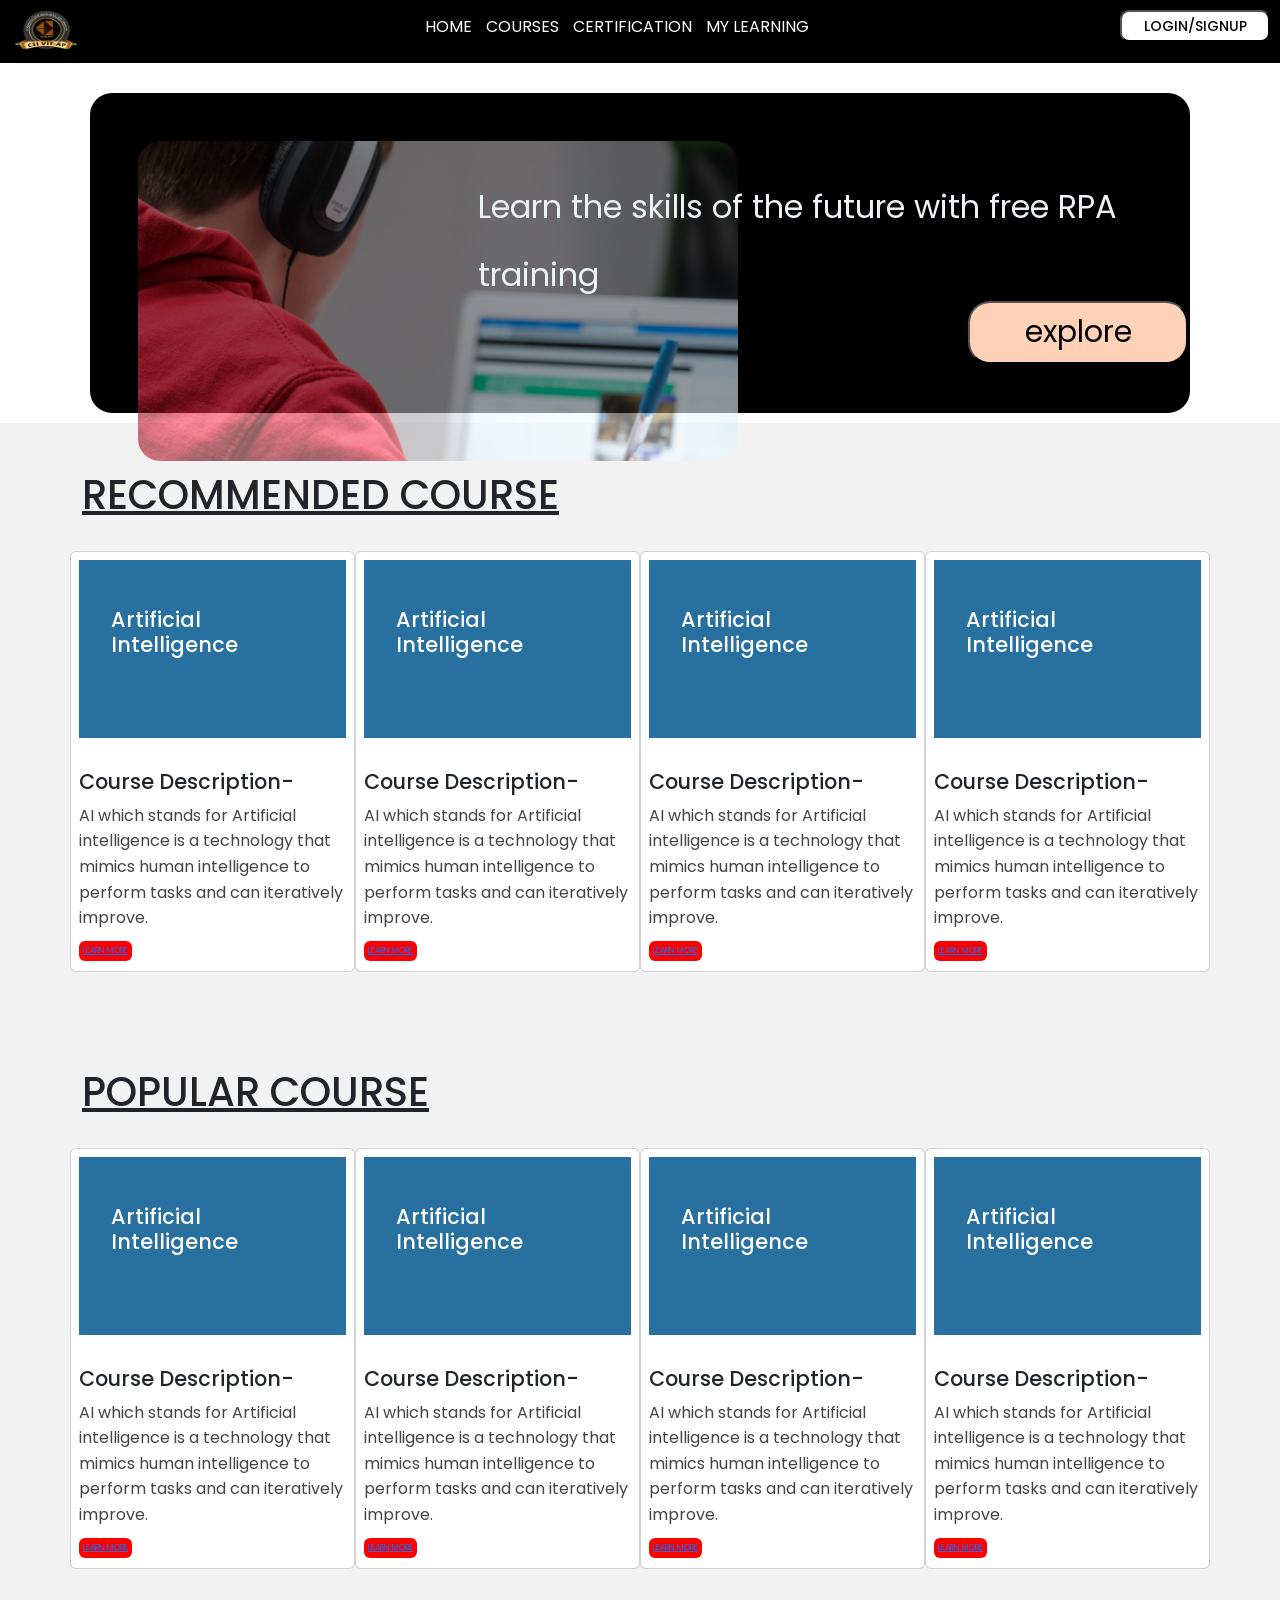
<file: index.html>
<!DOCTYPE html>
<html lang="en">

<head>
    <meta charset="UTF-8">
    <meta http-equiv="X-UA-Compatible" content="IE=edge">
    <meta name="viewport" content="width=device-width, initial-scale=1.0">
    <link rel="stylesheet" href="homepage.css">
    <link rel="stylesheet" href="https://pro.fontawesome.com/releases/v5.10.0/css/all.css" integrity="sha384-AYmEC3Yw5cVb3ZcuHtOA93w35dYTsvhLPVnYs9eStHfGJvOvKxVfELGroGkvsg+p" crossorigin="anonymous" />
    <title>V-Learn</title>
</head>

<body>
    <!------TOP NAV  BAR--------->
    <section class="navBar" style="position: static">
        <div class="logo"></div>
        <nav>
            <i class="fas fa-times" style="display: none;" onclick="hideMe()"></i>
            <ul class="links">
                <li><a href="file:///Users/avuthudipnerredddy/Desktop/V-Learn/index.html">HOME</a></li> <!--HOME PAGE BUTTON-->
                <li><a href="file:///Users/avuthudipnerredddy/Desktop/V-Learn/course%20page/index.html">COURSES</a></li> <!-- COURSES PAGE BUTTON-->
                <li><a href="file:///Users/avuthudipnerredddy/Desktop/V-Learn/certification%20page/index.html">CERTIFICATION</a></li> <!--CERTIFICATION PAGE BUTTON-->
                <li><a href="file:///Users/avuthudipnerredddy/Desktop/V-Learn/Mylearning-In%20progress%20page/my%20learning.html">MY LEARNING</a></li> <!-- MY LEARNING PAGE BUTTON-->
            </ul>
        </nav>
        <i class="fas fa-bars" style="display: none;" onclick="showMe()"></i>
        <button class="logInButton">LOGIN/SIGNUP</button> <!--LOGIN/SIGNUP PAGE BUTTON--> <!-- IT IS  NOT GIVEN -->
    </section>
    <section class="section1">
        <div class="section1Image" style="border: black;"></div>
        <div class="overImageText" style="font-size:xx-large">Learn the skills of the future with free RPA <br>training</div>
        <button class="exploreButton">explore</button> <!--EXPLORE MORE BUTTON-->
    </section>
</body> 
<head>
    <meta charset="UTF-8">
    <meta http-equiv="X-UA-Compatible" content="IE=edge">
    <meta name="viewport" content="width=device-width, initial-scale=1.0">
    <title>Internship</title>
	<link href="https://cdn.jsdelivr.net/npm/bootstrap@5.0.2/dist/css/bootstrap.min.css" rel="stylesheet" integrity="sha384-EVSTQN3/azprG1Anm3QDgpJLIm9Nao0Yz1ztcQTwFspd3yD65VohhpuuCOmLASjC" crossorigin="anonymous">
    <link rel="stylesheet" href="styles.css">
	
</head>
<section id="Education" class="Education">  
    <!-- starting of Recommended course -->
    <div class="container">
        <h1 class="section-heading"><span>RECOMMENDED COURSE</span></h1>
        <div class="card-wrapper row">
        
            <div class="card col-xs-12 col-sm-3 p-2">
                <div class="Name"><h2> Artificial<br>Intelligence<br></h2>
                </div>
                <div><h3>Course Description-</h3>
                <p>AI which stands for Artificial intelligence is a technology that mimics human intelligence to perform tasks and can iteratively improve.
                </p></div>
                <div class="right">
                    <button class="btn btn-primary">
                    <a href="file:///Users/avuthudipnerredddy/Desktop/V-Learn/course%20enrollment%20page/index.html" alt="">learn more</a> <!--learn more button-->
                    </button>
                </div>
            </div>
            <div class="card col-xs-12 col-sm-3 p-2">
                <div class="Name"><h2> Artificial<br>Intelligence<br></h2>
                </div>
                <div><h3>Course Description-</h3>
                <p>AI which stands for Artificial intelligence is a technology that mimics human intelligence to perform tasks and can iteratively improve.
                </p></div>
                <div class="right">
                    <button class="btn btn-primary">
                        <a href="file:///Users/avuthudipnerredddy/Desktop/V-Learn/course%20enrollment%20page/index.html" alt="">learn more</a><!--learn more button-->
                    </button>
                </div>
            </div>
            <div class="card col-xs-12 col-sm-3 p-2">
                <div class="Name"><h2> Artificial<br>Intelligence<br></h2>
                </div>
                <div><h3>Course Description-</h3>
                <p>AI which stands for Artificial intelligence is a technology that mimics human intelligence to perform tasks and can iteratively improve.
                </p></div>
                <div class="right">
                    <button class="btn btn-primary">
                        <a href="file:///Users/avuthudipnerredddy/Desktop/V-Learn/course%20enrollment%20page/index.html" alt="">learn more</a><!--learn more button-->
                    </button>
                </div>
            </div>
            <div class="card col-xs-12 col-sm-3 p-2">
                <div class="Name"><h2> Artificial<br>Intelligence<br></h2>
                </div>
                <div><h3>Course Description-</h3>
                <p>AI which stands for Artificial intelligence is a technology that mimics human intelligence to perform tasks and can iteratively improve.
                </p></div>
                <div class="right">
                    <button class="btn btn-primary">
                        <a href="file:///Users/avuthudipnerredddy/Desktop/V-Learn/course%20enrollment%20page/index.html" alt="">learn more</a><!--learn more button-->
                    </button>
                </div>
            </div>

        </div>
    </div> <!-- ending of recommended course -->
</section>
<section id="Education" class="Education">
    <!-- starting of popular courses-->
    <div class="container">
        <h1 class="section-heading">POPULAR COURSE</h1>
        <div class="card-wrapper row">
            <div class="card col-xs-12 col-sm-3 p-2">
                <div class="Name"><h2> Artificial<br>Intelligence<br></h2>
                </div>
                <div><h3>Course Description-</h3>
                <p>AI which stands for Artificial intelligence is a technology that mimics human intelligence to perform tasks and can iteratively improve.
                </p></div>
                <div class="right">
                    <button class="btn btn-primary">
                        <a href="file:///Users/avuthudipnerredddy/Desktop/V-Learn/course%20enrollment%20page/index.html" alt="">learn more</a><!--learn more button-->
                    </button>
                </div>
            </div>
            <div class="card col-xs-12 col-sm-3 p-2">
                <div class="Name"><h2> Artificial<br>Intelligence<br></h2>
                </div>
                <div><h3>Course Description-</h3>
                <p>AI which stands for Artificial intelligence is a technology that mimics human intelligence to perform tasks and can iteratively improve.
                </p></div>
                <div class="right">
                    <button class="btn btn-primary">
                        <a href="file:///Users/avuthudipnerredddy/Desktop/V-Learn/course%20enrollment%20page/index.html" alt="">learn more</a><!--learn more button-->
                    </button>
                </div>
            </div>
            <div class="card col-xs-12 col-sm-3 p-2">
                <div class="Name"><h2> Artificial<br>Intelligence<br></h2>
                </div>
                <div><h3>Course Description-</h3>
                <p>AI which stands for Artificial intelligence is a technology that mimics human intelligence to perform tasks and can iteratively improve.
                </p></div>
                <div class="right">
                    <button class="btn btn-primary">
                        <a href="file:///Users/avuthudipnerredddy/Desktop/V-Learn/course%20enrollment%20page/index.html" alt="">learn more</a><!--learn more button-->
                    </button>
                </div>
            </div>
            <div class="card col-xs-12 col-sm-3 p-2">
                <div class="Name"><h2> Artificial<br>Intelligence<br></h2>
                </div>
                <div><h3>Course Description-</h3>
                <p>AI which stands for Artificial intelligence is a technology that mimics human intelligence to perform tasks and can iteratively improve.
                </p></div>
                <div class="right">
                    <button class="btn btn-primary">
                        <a href="file:///Users/avuthudipnerredddy/Desktop/V-Learn/course%20enrollment%20page/index.html" alt="">learn more</a><!--learn more button-->
                    </button>
                </div>
            </div>

        </div>
    </div> <!-- ending of popular course -->
</section>


</div>
</body>

</html>
</file>
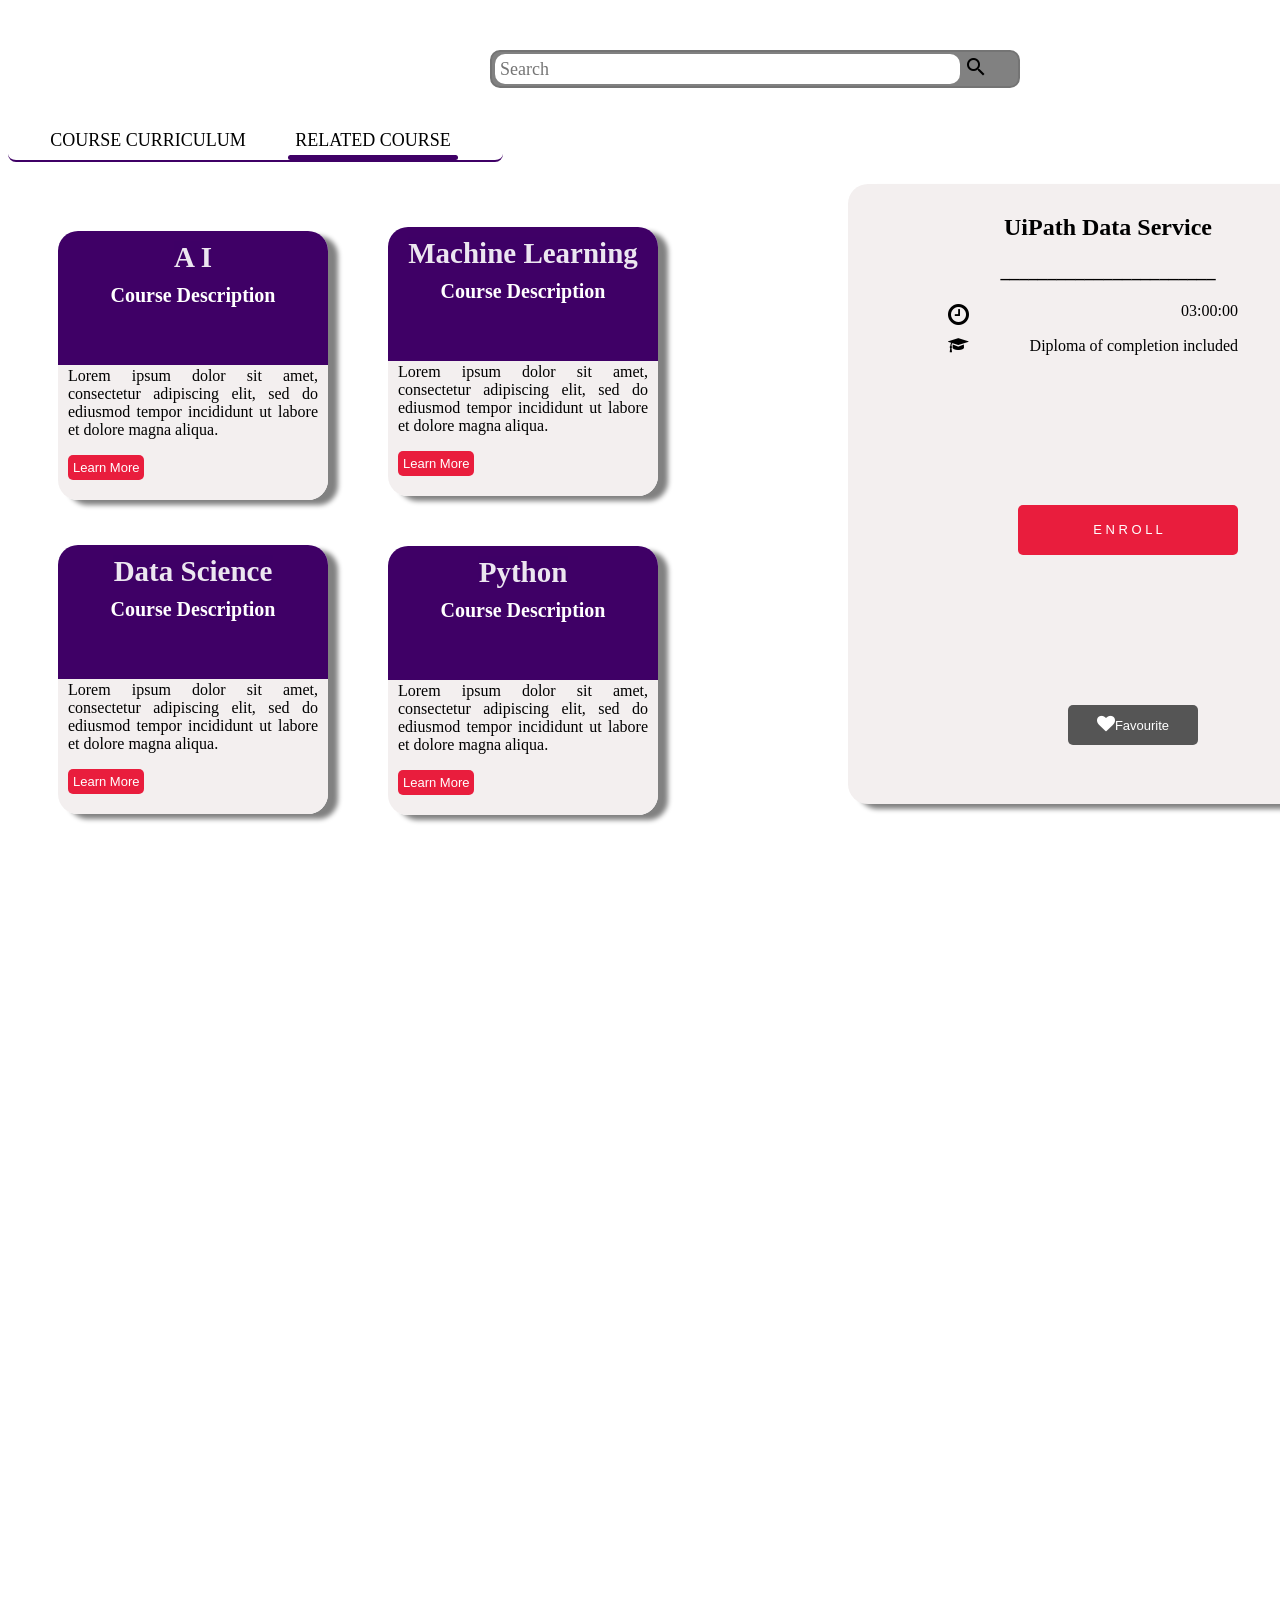
<file: course page/index.html>
<!DOCTYPE html>
<html lang="en">
<head>
  <meta charset="utf-8">
  <meta name="viewport" content="width=device-width, initial-scale=1.0">
  <title>Related Course</title>
  <link rel="stylesheet" href="style.css">
  <link rel="stylesheet" href="https://cdnjs.cloudflare.com/ajax/libs/font-awesome/4.7.0/css/font-awesome.min.css">
</head>
<body>
  <div class ="boxContainer">
  <table class = "elementsContainer">
    <tr>
      <td>
        <input type="text" placeholder="Search" class="search">
      </td>
      <td>
        <a href="#"><i class="material-icons">search</i>
        </a>
      </td>
    </tr>
  </table>
  </div>
  <nav>
    <a href="#">COURSE CURRICULUM</a> <!--button to course curriculum page-->
    <a href="#">RELATED COURSE</a> <!-- button to related course page-->
    <div class="animation start-home"></div>
  </nav>
<div class="box1">
  <h2>A I</h2>
  <h3>Course Description</h3>
  <p>Lorem ipsum dolor sit amet, consectetur
   adipiscing elit, sed do ediusmod
   tempor incididunt ut labore et dolore magna aliqua.</p>
 <button type="button">Learn More</button>
</div>
<div class="box2">
  <h2>Machine Learning</h2>
  <h3>Course Description</h3>
  <p>Lorem ipsum dolor sit amet, consectetur
   adipiscing elit, sed do ediusmod
   tempor incididunt ut labore et dolore magna aliqua.</p>
<button type="button">Learn More</button>
</div>
<div class="box3">
  <h2>Python</h2>
  <h3>Course Description</h3>
  <p>Lorem ipsum dolor sit amet, consectetur
   adipiscing elit, sed do ediusmod
   tempor incididunt ut labore et dolore magna aliqua.</p>
<button type="button">Learn More</button>
</div>
<div class="box4">
  <h2>Data Science</h2>
  <h3>Course Description</h3>
  <p>Lorem ipsum dolor sit amet, consectetur
   adipiscing elit, sed do ediusmod
   tempor incididunt ut labore et dolore magna aliqua.</p>
<button type="button">Learn More</button>
</div>
<div class="box5">
  <h2>UiPath Data Service</h2>
  <h3>_______________________</h3>
  <li>
    <span><i class="fa fa-clock-o" style="font-size:24px"></i></span>
    <span>03:00:00</span>

  </li>
  <li>
    <span><i class="fa fa-graduation-cap" aria-hidden="true"></i></span>
    <span>Diploma of completion included</span>

  </li>
<button class="btn">E N R O L L</button> <!--enroll button-->
<button class="btn1"><i class="fa fa-heart" style="font-size:18px;color:#FFFFFF"></i>Favourite</button>
</div>
</body>
</html>
</file>
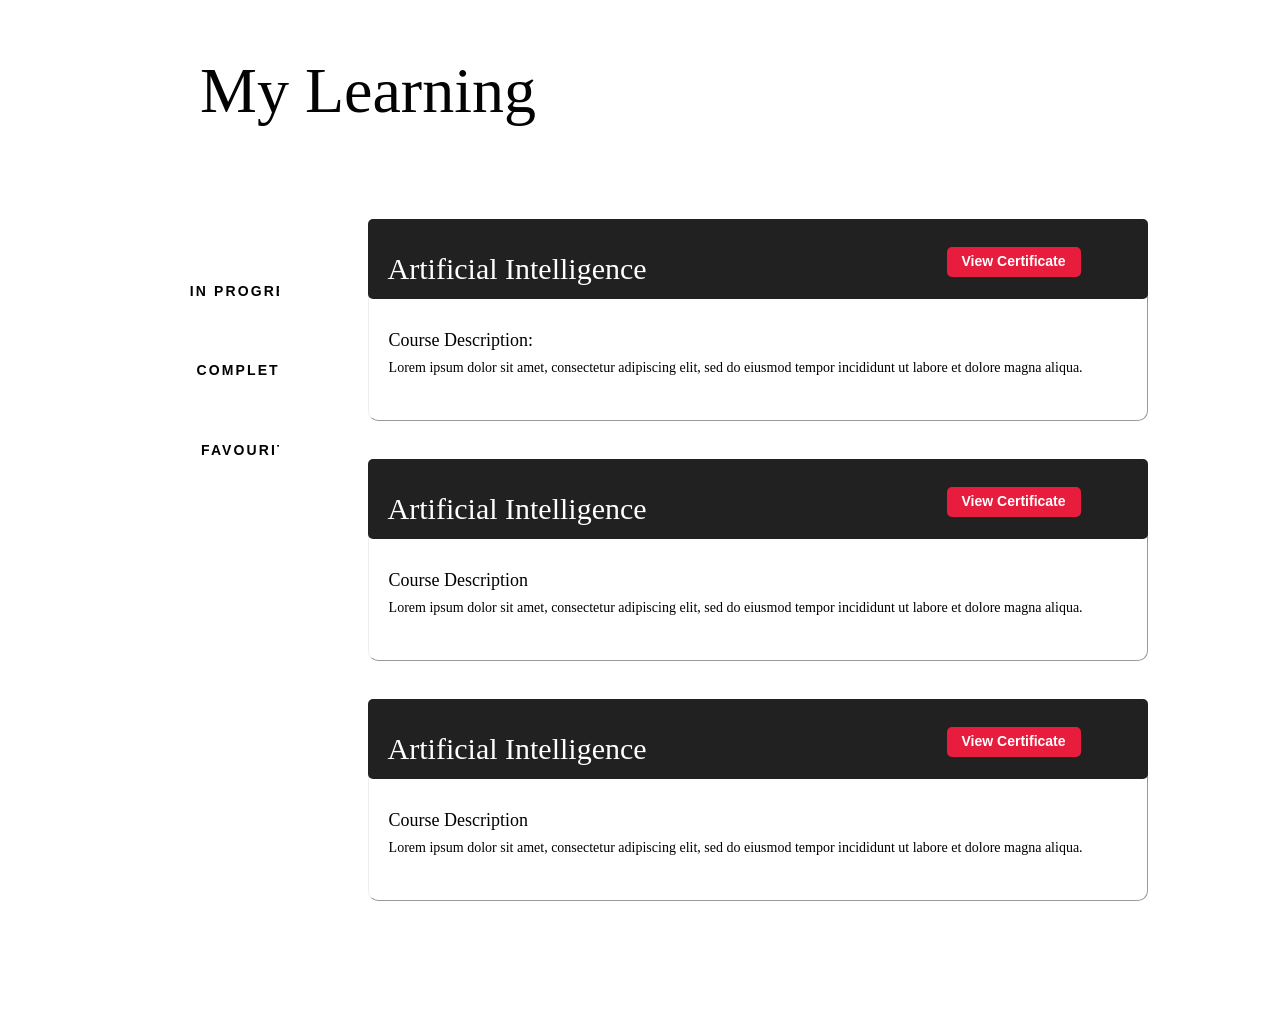
<file: Mylearning-Completed page/index.html>
<!DOCTYPE html>
<html>

<head>
  <link rel="stylesheet" href="style.css">
  <meta name="viewport" content="width=device-width, initial-scale=1.0">
  <title>My Learning Completed</title>
</head>

<body>
    <div class="container">
      <h1>My Learning</h1>
    	<div class="btn">
		    <ul>
		      <li><a href="file:///Users/avuthudipnerredddy/Desktop/V-Learn/Mylearning-In%20progress%20page/my%20learning.html">IN PROGRESS</a></li> <!-- in progress page button-->
		      <li><a href="file:///Users/avuthudipnerredddy/Desktop/V-Learn/Mylearning-Completed%20page/index.html">COMPLETED</a></li> <!-- completed page button-->
		      <li><a href="file:///Users/avuthudipnerredddy/Desktop/V-Learn/index.html">FAVOURITE</a></li> <!--favourite page button--> <!-- i had added here home page button.plz change it later-->
		    </ul>
		</div>
    <div class="line"></div>
		<div class="block">
			<div class="block_size">
				<div class="head">
					<h3>Artificial Intelligence</h3>
					<li><a href="file:///Users/avuthudipnerredddy/Desktop/V-Learn/certification%20page/index.html">View Certificate</a></li> <!--button to view certificate-->
				</div>
				<p class="course">Course Description:</p>
				<p class="description">Lorem ipsum dolor sit amet, consectetur adipiscing elit, sed do eiusmod tempor incididunt ut labore et dolore magna aliqua.</p>
			</div>

			<div class="block_size">
				<div class="head">
					<h3>Artificial Intelligence</h3>
          <li><a href="file:///Users/avuthudipnerredddy/Desktop/V-Learn/certification%20page/index.html">View Certificate</a></li><!--button to view certificate-->
				</div>
				<p class="course">Course Description</p>
				<p class="description">Lorem ipsum dolor sit amet, consectetur adipiscing elit, sed do eiusmod tempor incididunt ut labore et dolore magna aliqua.</p>
			</div>

			<div class="block_size">
				<div class="head">
					<h3>Artificial Intelligence</h3>
				  <li><a href="file:///Users/avuthudipnerredddy/Desktop/V-Learn/certification%20page/index.html">View Certificate</a></li><!--button to view certificate-->
				</div>
				<p class="course">Course Description</p>
				<p class="description">Lorem ipsum dolor sit amet, consectetur adipiscing elit, sed do eiusmod tempor incididunt ut labore et dolore magna aliqua.</p>
			</div>

		</div>

	</div>
</body>
</html>
</file>
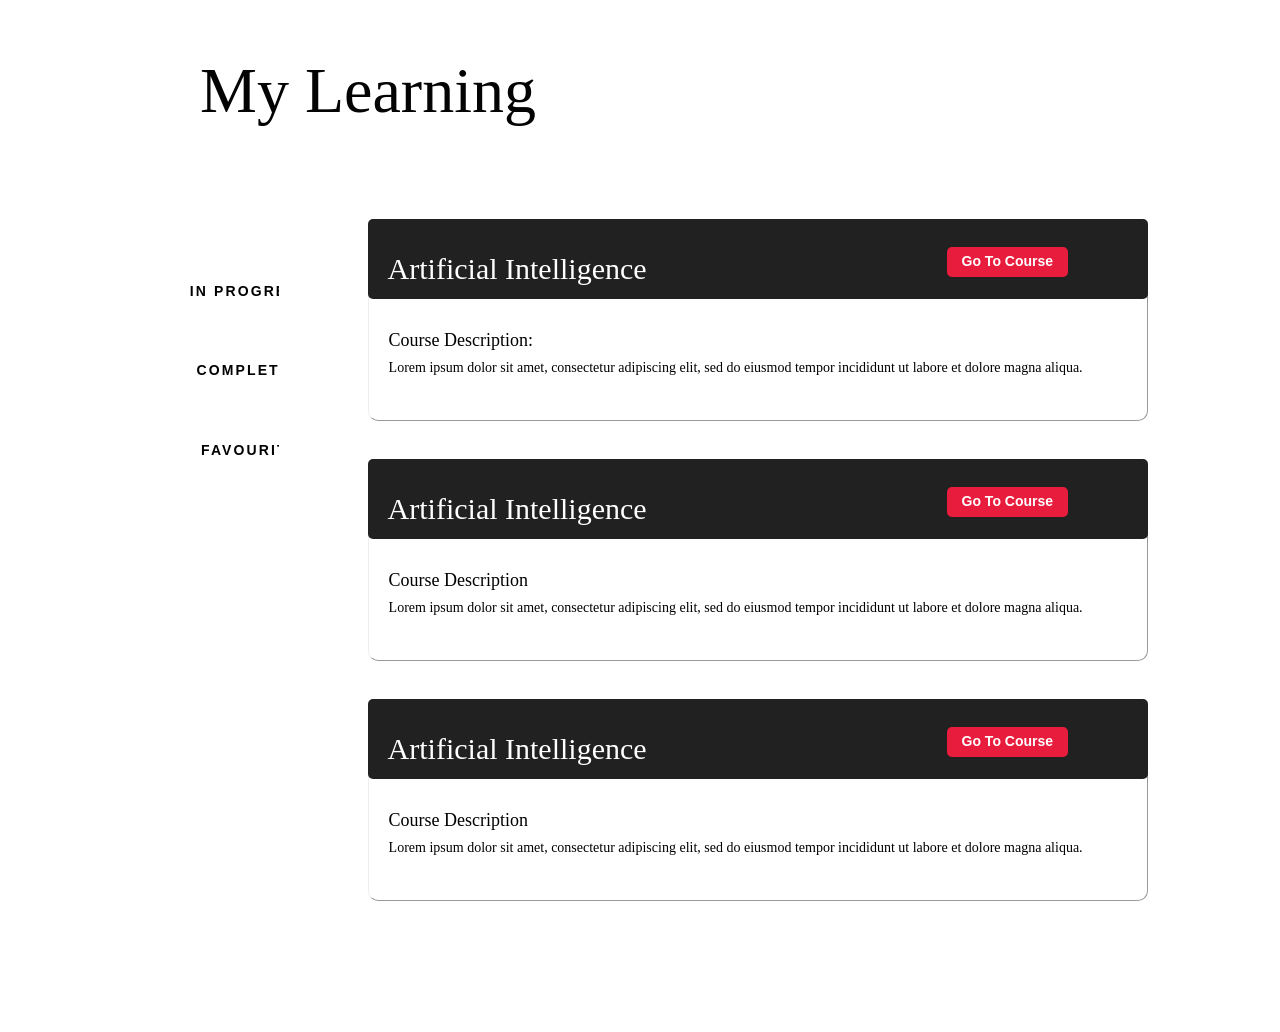
<file: Mylearning-In progress page/my learning.html>
<!DOCTYPE html>
<html>

<head>
  <link rel="stylesheet" href="style.css">
  <meta name="viewport" content="width=device-width, initial-scale=1.0">
</head>

<body>
    <div class="container">
      <h1>My Learning</h1>
    	<div class="btn">
		    <ul>
		      <li><a href="file:///Users/avuthudipnerredddy/Desktop/V-Learn/Mylearning-In%20progress%20page/my%20learning.html">IN PROGRESS</a></li><!-- button to in progress-->
		      <li><a href="file:///Users/avuthudipnerredddy/Desktop/V-Learn/Mylearning-Completed%20page/index.html">COMPLETED</a></li><!--button to completed page-->
		      <li><a href="file:///Users/avuthudipnerredddy/Desktop/V-Learn/index.html">FAVOURITE</a></li> <!--button to favourite page--> <!-- the link given there is to home. change it later-->
		    </ul>
		</div>
    <div class="line"></div>
		<div class="block">
			<div class="block_size">
				<div class="head">
					<h3>Artificial Intelligence</h3>
					<li><a href="file:///Users/avuthudipnerredddy/Desktop/V-Learn/course%20page/index.html">Go To Course</a></li> <!--button to Go to course page-->
				</div>
				<p class="course">Course Description:</p>
				<p class="description">Lorem ipsum dolor sit amet, consectetur adipiscing elit, sed do eiusmod tempor incididunt ut labore et dolore magna aliqua.</p>
			</div>

			<div class="block_size">
				<div class="head">
					<h3>Artificial Intelligence</h3>
          <li><a href="file:///Users/avuthudipnerredddy/Desktop/V-Learn/course%20page/index.html">Go To Course</a></li>  <!--button to Go to course page-->
				</div>
				<p class="course">Course Description</p>
				<p class="description">Lorem ipsum dolor sit amet, consectetur adipiscing elit, sed do eiusmod tempor incididunt ut labore et dolore magna aliqua.</p>
			</div>

			<div class="block_size">
				<div class="head">
					<h3>Artificial Intelligence</h3>
				  <li><a href="file:///Users/avuthudipnerredddy/Desktop/V-Learn/course%20page/index.html">Go To Course</a></li>  <!--button to Go to course page-->
				</div>
				<p class="course">Course Description</p>
				<p class="description">Lorem ipsum dolor sit amet, consectetur adipiscing elit, sed do eiusmod tempor incididunt ut labore et dolore magna aliqua.</p>
			</div>

		</div>

	</div>
</body>
</html>
</file>
<file: homepage.css>
@import url('https://fonts.googleapis.com/css2?family=Poppins:wght@300&display=swap');
* {
    margin: 0px;
    padding: 0px;
    font-family: Poppins;
}

.navBar {
    background-color: black;
    display: flex;
    justify-content: space-between;
    padding: 10px;
    font-family: 'Poppins', sans-serif;
}

.logo {
    width: 100%;
    background: url("./images/icon.png");
    filter: drop-shadow(0px 4px 4px rgba(0, 0, 0, 0.25));
    background-repeat: no-repeat;
    background-size: cover;
    padding: 0px;
    margin: 0px;
    width: 72px;
    height: 43px;
}

nav {
    height: 43px;
}

.links li {
    color: white;
    margin: 5px;
    display: inline-block;
}

.links a {
    text-decoration: none;
    color: white;
}

.logInButton {
    width: 150px;
    height: 32px;
    float: right;
    background: #FFFFFF;
    border-radius: 9px;
    font-family: Poppins;
    font-size: 14px;
    font-style: normal;
    font-weight: 500;
    line-height: 21px;
    letter-spacing: 0em;
    text-align: center;
}

.section1 {
    background-color: black;
    width: 1100px;
    height: 320px;
    margin: 10px;
    margin-top: 30px;
    align-items: center;
    margin-left: auto;
    margin-right: auto;
    border-radius: 22px;
}

.section1Image {
    background-image: url("images/image1.png");
    position: relative;
    width: 600px;
    height: 320px;
    left: 0px;
    top: 0px;
    border-radius: 22px;
    background-size: cover;
}

.exploreButton {
    position: relative;
    width: 220px;
    height: 63px;
    left: 830px;
    top: -470px;
    font-size: 30px;
    background: #FFD2B8;
    border-radius: 22px;
}

.exploreButton:hover {
    background-color: #ffb8c2;
    font-size: larger;
}

.overImageText {
    position: relative;
    width: 770px;
    height: 310px;
    left: 320px;
    top: -375px;
    font-family: Poppins;
    font-style: normal;
    font-weight: 400;
    font-size: 56px;
    line-height: 68px;
    display: flex;
    align-items: center;
    color: #EDF2F4;
    word-break: break-all;
    padding: 20px;
}

@media(max-width: 900px) {
    .navBar nav {
        /* display: none; */
        margin: 0px;
        padding: 0px;
        font-size: 10px;
    }
    .logInButton {
        display: none;
    }
    .section1 {
        width: 100%;
        height: auto;
    }
    .section1Image {
        width: 100%;
        background-size: cover;
    }
    .overImageText {
        width: 318px;
        font-size: 45px;
        left: 0px;
        top: 0px;
        line-height: 50px;
    }
    .exploreButton {
        top: -50px;
        left: 100px;
    }
}
</file>
<file: styles.css>
@import 'utilities.css';
body{
    font-family: 'Poppins', sans-serif;

}
html{
    scroll-behavior: smooth;
}
:root{
   --primary:red;
   --dark:#161616;
   --pure:#FFFFFF;
   --ternary:#444343;
   --light:#F2F2F2;
   --secondary:#070606;


}
*{
   padding: 0px;
   margin: 0px;
   box-sizing: border-box;
   --webkit-font-smotthing:antialiased;

}

section{
   padding: 3rem 3rem;
}
.section-heading{
   text-decoration: underline;
   margin-bottom: 2rem;
}
section.Education {
   background: var(--light);
}
.card:hover{
   box-shadow:0 0 20px 0px rgb(94, 93, 93) ;
   padding: 3px;
   transition: all .9s ease

}
.Name{
   background: rgb(40, 112, 160);
   padding:  3rem 2rem;
   margin-bottom: 2rem;
}
.Name h2{
   color: white;
}
/*section.Education .card-wrapper{
   display: grid;
   grid-template-columns: 1fr 1fr 1fr 1fr;
   grid-column-gap: 2rem;
   grid-row-gap: 2rem;

}
section.Education .card-wrapper .card{
   background:white;
   padding:  1rem 1rem;
   position: relative;
   transition: all .9s ease;
   
}*/

section.Education .card-wrapper .card h2{
   font-size: 1.3rem;
   margin-bottom: 2rem;

}
section.Education .card-wrapper .card h3{
   font-size: 1.3rem;
   margin-bottom: 0.5rem;
}
section.Education .card-wrapper .card p{
   color:var(--ternary);
   line-height: 1.6;
   margin-bottom: 0.5rem;
}
</file>
<file: course page/style.css>
@import url("https://fonts.googleapis.com/icon?family=Material+Icons");
{
  margin:0;
  padding: 0;
  box-sizing: border-box;
  font-family: 'Ubuntu',sans-serif;
}
body{
  background:#FFFFFF;
}
.boxContainer
{
  margin: auto;
  margin-top: auto;
  position: absolute;
  width: 530px;
  height: 35px;
  left: 490px;
  top: 50px;
  background: #818181;
  border-radius: 19px;
}
.elementsContainer
{
  width: 100%;
  height: 100%;
  border: 2px solid #747474;
  background: #818181  ;
  vertical-align: middle;
  border-radius: 10px;
}
.search
{
  border: none;
  height: 100%;
  width: 98%;
  padding: 1px 5px;
  border-radius: 10px;
  font-size: 18px;
  font-family: "Nunito";
  color: #000000;
  font-weight: 500;
}
.search:focus
{
  outline: none;
}
.material-icons
{
  font-size: 30;
  color: #000000;
}
nav{
  position: absolute;
  margin: 280px auto 0;
  border-bottom: 2px solid #3F0066;

  top: -160px;
  width: 495px;
  height: 40px;
  background: #FFFFFF;
  border-radius: 8px;
  font-size: 0;
}
nav a{
  font-size: 18px;
  text-transform: uppercase;
  color: black;
  text-decoration: none;
  line-height: 40px;
  position: relative;
  z-index: 1;
  display: inline-block;
  text-align: center;
}
nav .animation{
  position: absolute;
  height: 5px;
  bottom: 0;
  z-index: 0;
  background: #3F0066;
  width: 280px;
  border-radius: 8px;
  transition: all .5s ease 0;
}
a:nth-child(1)
{
  width: 280px;
}
nav .start-home,a:nth-child(1):hover~.animation
{
  width: 280px;
  left: 0;
}
a:nth-child(2)
{
  width: 170px;
}
nav .start-home,a:nth-child(2):hover~.animation
{
  width: 170px;
  left: 280px;
}
.box1{
  position: relative;
  background: linear-gradient(to bottom, #3F0066 50%, #F3EFEF 50%);
  top: 223px;
  padding: 10px;
  text-align: center;
  overflow: hidden;
  width: 250px;
  box-shadow: 10px 5px 5px #818181;
  border-radius: 20px;
  left: 50px;
}
.box2{
  position: relative;
  background: linear-gradient(to bottom, #3F0066 50%, #F3EFEF 50%);
  top: -50px;
  left: 380px;
  padding: 10px;
  text-align: center;
  overflow: hidden;
  width: 250px;
  box-shadow: 10px 5px 5px #818181;
  border-radius: 20px;
}
.box3{
  position: relative;
  background: linear-gradient(to bottom, #3F0066 50%, #F3EFEF 50%);
  top: 0px;
  left: 380px;
  padding: 10px;
  text-align: center;
  overflow: hidden;
  width: 250px;
  box-shadow: 10px 5px 5px #818181;
  border-radius: 20px;
}
.box4{
  position: relative;
  background: linear-gradient(to bottom, #3F0066 50%, #F3EFEF 50%);
  top: -270px;
  left: 50px;
  padding: 10px;
  text-align: center;
  overflow: hidden;
  width: 250px;
  box-shadow: 10px 5px 5px #818181;
  border-radius: 20px;
}
.box5{
  position: relative;
  background: #F3EFEF;
  top: -900px;
  left: 840px;
  padding: 10px;
  text-align: center;
  overflow: hidden;
  width: 500px;
  height: 600px;
  box-shadow: 10px 5px 5px #818181;
  border-radius: 20px;
}
.box1 h2{
  position: relative;
  margin: 0;
  padding: 0;
  font-size: 29px;
  color: #FFFFFF;
  z-index: 1;
  opacity: 0.9;
}
.box2 h2{
  position: relative;
  margin: 0;
  padding: 0;
  font-size: 29px;
  color: #FFFFFF;
  z-index: 1;
  opacity: 0.9;
}
.box3 h2{
  position: relative;
  margin: 0;
  padding: 0;
  font-size: 29px;
  color: #FFFFFF;
  z-index: 1;
  opacity: 0.9;
}
.box4 h2{
  position: relative;
  margin: 0;
  padding: 0;
  font-size: 29px;
  color: #FFFFFF;
  z-index: 1;
  opacity: 0.9;
}
.box1 h3
{
  margin: 0;
  padding: 10px;
  color: #FFFFFF;
  font-size: 20px;
}
.box2 h3
{
  margin: 0;
  padding: 10px;
  color: #FFFFFF;
  font-size: 20px;
}
.box3 h3
{
  margin: 0;
  padding: 10px;
  color: #FFFFFF;
  font-size: 20px;
}
.box4 h3
{
  margin: 0;
  padding: 10px;
  color: #FFFFFF;
  font-size: 20px;
}
.box1 p{
  text-align: justify;
  margin-top: 50px;

}
.box1 button{
  display: block;
  text-align: right;
  margin: 10px 0;
  background: #E91D3D;
  border: none;
  color: #FFFFFF;
  outline: none;
  font-size: 13px;
  padding: 5px 5px;
  border-radius: 5px;
  cursor: pointer;
  transition: 0.2s;
}
.box1 button:hover{
  transform: scale(0.9);
}
.box2 p{
  text-align: justify;
  margin-top: 50px;

}
.box2 button{
  display: block;
  text-align: right;
  margin: 10px 0;
  background: #E91D3D;
  border: none;
  color: #FFFFFF;
  outline: none;
  font-size: 13px;
  padding: 5px 5px;
  border-radius: 5px;
  cursor: pointer;
  transition: 0.2s;
}
.box2 button:hover{
  transform: scale(0.9);
}
.box3 p{
  text-align: justify;
  margin-top: 50px;

}
.box3 button{
  display: block;
  text-align: right;
  margin: 10px 0;
  background: #E91D3D;
  border: none;
  color: #FFFFFF;
  outline: none;
  font-size: 13px;
  padding: 5px 5px;
  border-radius: 5px;
  cursor: pointer;
  transition: 0.2s;
}
.box3 button:hover{
  transform: scale(0.9);
}
.box4 p{
  text-align: justify;
  margin-top: 50px;

}
.box4 button{
  display: block;
  text-align: right;
  margin: 10px 0;
  background: #E91D3D;
  border: none;
  color: #FFFFFF;
  outline: none;
  font-size: 13px;
  padding: 5px 5px;
  border-radius: 5px;
  cursor: pointer;
  transition: 0.2s;
}
.box4 button:hover{
  transform: scale(0.9);
}
.box5 .btn {
  display: block;
  text-align: center;
  width: 220px;
  height: 50px;
  margin: 150px 160px;
  background: #E91D3D;
  border: none;
  color: #FFFFFF;
  outline: none;
  font-size: 13px;
  bottom: 90px;
  padding: 15px 5px;
  border-radius: 5px;
  cursor: pointer;
  transition: 0.2s;
}
.box5 .btn:hover{
  transform: scale(0.9);
}

.box5 .btn1
{
  display: block;
  text-align: center;
  width: 130px;
  height: 10px;
  margin: 80px 210px;
  background: #555555;
  border: none;
  color: #FFFFFF;
  outline: none;
  font-size: 13px;
  padding-top: 10px;
  padding-bottom: 30px;
  border-radius: 5px;
  cursor: pointer;
  transition: 0.2s;
}
.box5 .btn1:hover{
  transform: scale(0.9);
}
.box5 li{
  margin-right: 120px;
  margin-left: 90px;
  margin-bottom: 10px;
  list-style: none;
  display: flex;
  justify-content: space-between;
}

@media screen and (max-width: 800px) {
  body {
    width: 100%;
  }
  .box5 {
    margin-top: 1500px;
    left: 50px;
    width: 350px;
    height: 500px;
  }
  .box5 .btn {
    margin: 80px 80px;
  }
  .box5 .btn1{
    margin: 100px 120px;
  }
  .boxContainer {
    left: 50px;
    width: 300px;
  }
  .box1 {
    left: 120px;
    width: 200px;
  }
  .box2 {
    left: 120px;
    width: 200px;
    top: 265px;
  }
  .box3 {
    left: 120px;
    width: 200px;
    top: 300px;
  }
  .box4 {
    left: 120px;
    width: 200px;
    top: 345px;
  }


}
</file>
<file: Mylearning-Completed page/style.css>
* {
  box-sizing: border-box;
}
body {
  margin: 0;
  font: bold 14px/1.4 'Open Sans', arial, sans-serif;
  background: #fff;
  margin-bottom: 100px;
}
h1 {
  font-family: Poppins;
  font-style: normal;
  font-weight: 500;
  font-size: 64px;
  line-height: 96px;
  
  margin-left: 200px;
  align-items: center;

color: #030303;
}
.btn ul { 
  position: fixed;
  display: flex;
  flex-direction: column;
  padding: 0; 
  list-style: none; 
  width: 500px;
  text-align: center;
  margin-top: 70px;
}
.btn li { 
  display: table-cell; 
  position: relative; 
  padding: 15px 0;
}
.btn a {
  color: #000000;
  text-transform: uppercase;
  text-decoration: none;
  letter-spacing: 0.15em;
  
  display: inline-block;
  padding: 15px 20px;
  position: relative;
}

.btn a:after {    
  background: none repeat scroll 0 0 transparent;
  bottom: 0;
  content: "";
  display: block;
  height: 2px;
  left: 50%;
  position: absolute;
  background: #000000;
  transition: width 0.3s ease 0s, left 0.3s ease 0s;
  width: 0;
}
.btn a:hover:after { 
  width: 100%; 
  left: 0; 
}

.line {
  border-left: 3px solid #000000;
  height: 680px;
  position: absolute;
  left: 25%;
  top:30px;
  margin-top: 200px;
}

.block {
  position: relative;
  top:50%;
  left:55%;
  transform:translate(-50%,0%);
  margin-left: 50px;
  width:950px;
  height:750px;
  padding:30px 20px;
  background:#fff;  
}

.block_size {
  position: relative;
  top: 10%;
  left:46%;
  transform:translate(-50%,-50%);
  width:780px;
  height:200px;
  padding:20px 20px;
  background:#fff;
  border-style: outset;
  border-width: 1px;
  margin: 40px;
  border-radius: 10px;
}
.block_size:hover {
  box-shadow:5px 5px 10px 5px #ccc;
}
.head h3,
.head li {
  display: inline-block;
  vertical-align: top;
}
.head {
  position: relative;
  top: 11%;
  left:50%;
  transform:translate(-50%,-50%);
  width:780px;
  height:80px;
  padding:20px 20px;
  background:#212121;
  color: #fff;
  border-radius: 5px;
  
}
.head li {
  background-color: #E81C3C;
  padding: 5px 15px;
  text-align: center;
  cursor: pointer;
  border-radius: 5px;
  position: relative;
  left: 40%;
  top: 20%;
  
}
.head a {
  text-decoration: none;
  font-size: 14px;
  color: #fff;
}
.head li:hover {
  background-color: #ff5c5c;
}
h3 {
  font-family: Roboto;
  font-style: normal;
  font-weight: normal;
  
  font-size: 30px;
  line-height: 0px;
  color: #FFFFFF;
}
.course {
  font-family: Roboto;
  font-style: normal;
  font-weight: normal;
  font-size: 18px;
  line-height: 0px;
  color: #000000;
}
.description {
  font-family: Roboto;
  font-style: normal;
  font-weight: normal;
  font-size: 14px;
  color: #000000;
}

@media screen and (max-width: 800px) {
   body {
    width: 100%;
  }
   .block {
    top:50%;
    left:50%;
    transform:translate(-50%,0%);
    width:200px;
    height:1100px;
  }
  .block_size {
    top: 10%;
    left:40%;
    transform:translate(-50%,-50%);
    width:200px;
    height:300px;
  }
  .head {
    top: 0%;
    left:50%;
    transform:translate(-50%,-50%);
    width:200px;
    height:60px;
  }
  .head li {
    padding: 5px 10px;
    left: 0%;
    top: 80%;
  
  }
  .head h3 {
    font-size: 18px;
  }
  .course {
    margin-top: 50px;
  }
  .line {
    height: 1000px;
    position: absolute;
    left: 35%;
    margin-top: 100px;

  }
  h1 {
    font-size: 40px;
    line-height: 66px;
    margin-left: 50px;

  }
  .btn ul {
    position: fixed;
    width: 100px;

  }
  .btn a {
    padding: 10px 30px;
  }

}
</file>
<file: Mylearning-In progress page/style.css>
* {
  box-sizing: border-box;
}
body {
  margin: 0;
  font: bold 14px/1.4 'Open Sans', arial, sans-serif;
  background: #fff;
  margin-bottom: 100px;
}
h1 {
  font-family: Poppins;
  font-style: normal;
  font-weight: 500;
  font-size: 64px;
  line-height: 96px;
  
  margin-left: 200px;
  align-items: center;

color: #030303;
}
.btn ul { 
  position: fixed;
  display: flex;
  flex-direction: column;
  padding: 0; 
  list-style: none; 
  width: 500px;
  text-align: center;
  margin-top: 70px;
}
.btn li { 
  display: table-cell; 
  position: relative; 
  padding: 15px 0;
}
.btn a {
  color: #000000;
  text-transform: uppercase;
  text-decoration: none;
  letter-spacing: 0.15em;
  
  display: inline-block;
  padding: 15px 20px;
  position: relative;
}

.btn a:after {    
  background: none repeat scroll 0 0 transparent;
  bottom: 0;
  content: "";
  display: block;
  height: 2px;
  left: 50%;
  position: absolute;
  background: #000000;
  transition: width 0.3s ease 0s, left 0.3s ease 0s;
  width: 0;
}
.btn a:hover:after { 
  width: 100%; 
  left: 0; 
}

.line {
  border-left: 3px solid #000000;
  height: 680px;
  position: absolute;
  left: 25%;
  top:30px;
  margin-top: 200px;
}

.block {
  position: relative;
  top:50%;
  left:55%;
  transform:translate(-50%,0%);
  margin-left: 50px;
  width:950px;
  height:750px;
  padding:30px 20px;
  background:#fff;  
}

.block_size {
  position: relative;
  top: 10%;
  left:46%;
  transform:translate(-50%,-50%);
  width:780px;
  height:200px;
  padding:20px 20px;
  background:#fff;
  border-style: outset;
  border-width: 1px;
  margin: 40px;
  border-radius: 10px;
}
.block_size:hover {
  box-shadow:5px 5px 10px 5px #ccc;
}
.head h3,
.head li {
  display: inline-block;
  vertical-align: top;
}
.head {
  position: relative;
  top: 11%;
  left:50%;
  transform:translate(-50%,-50%);
  width:780px;
  height:80px;
  padding:20px 20px;
  background:#212121;
  color: #fff;
  border-radius: 5px;
  
}
.head li {
  background-color: #E81C3C;
  padding: 5px 15px;
  text-align: center;
  cursor: pointer;
  border-radius: 5px;
  position: relative;
  left: 40%;
  top: 20%;
  
}
.head a {
  text-decoration: none;
  font-size: 14px;
  color: #fff;
}
.head li:hover {
  background-color: #ff5c5c;
}
h3 {
  font-family: Roboto;
  font-style: normal;
  font-weight: normal;
  
  font-size: 30px;
  line-height: 0px;
  color: #FFFFFF;
}
.course {
  font-family: Roboto;
  font-style: normal;
  font-weight: normal;
  font-size: 18px;
  line-height: 0px;
  color: #000000;
}
.description {
  font-family: Roboto;
  font-style: normal;
  font-weight: normal;
  font-size: 14px;
  color: #000000;
}

@media screen and (max-width: 800px) {
   body {
    width: 100%;
  }
   .block {
    top:50%;
    left:50%;
    transform:translate(-50%,0%);
    width:200px;
    height:1100px;
  }
  .block_size {
    top: 10%;
    left:40%;
    transform:translate(-50%,-50%);
    width:200px;
    height:300px;
  }
  .head {
    top: 0%;
    left:50%;
    transform:translate(-50%,-50%);
    width:200px;
    height:60px;
  }
  .head li {
    padding: 5px 10px;
    left: 0%;
    top: 80%;
  
  }
  .head h3 {
    font-size: 18px;
  }
  .course {
    margin-top: 50px;
  }
  .line {
    height: 1000px;
    position: absolute;
    left: 35%;
    margin-top: 100px;

  }
  h1 {
    font-size: 40px;
    line-height: 66px;
    margin-left: 50px;

  }
  .btn ul {
    position: fixed;
    width: 100px;

  }
  .btn a {
    padding: 10px 30px;
  }

}
</file>
